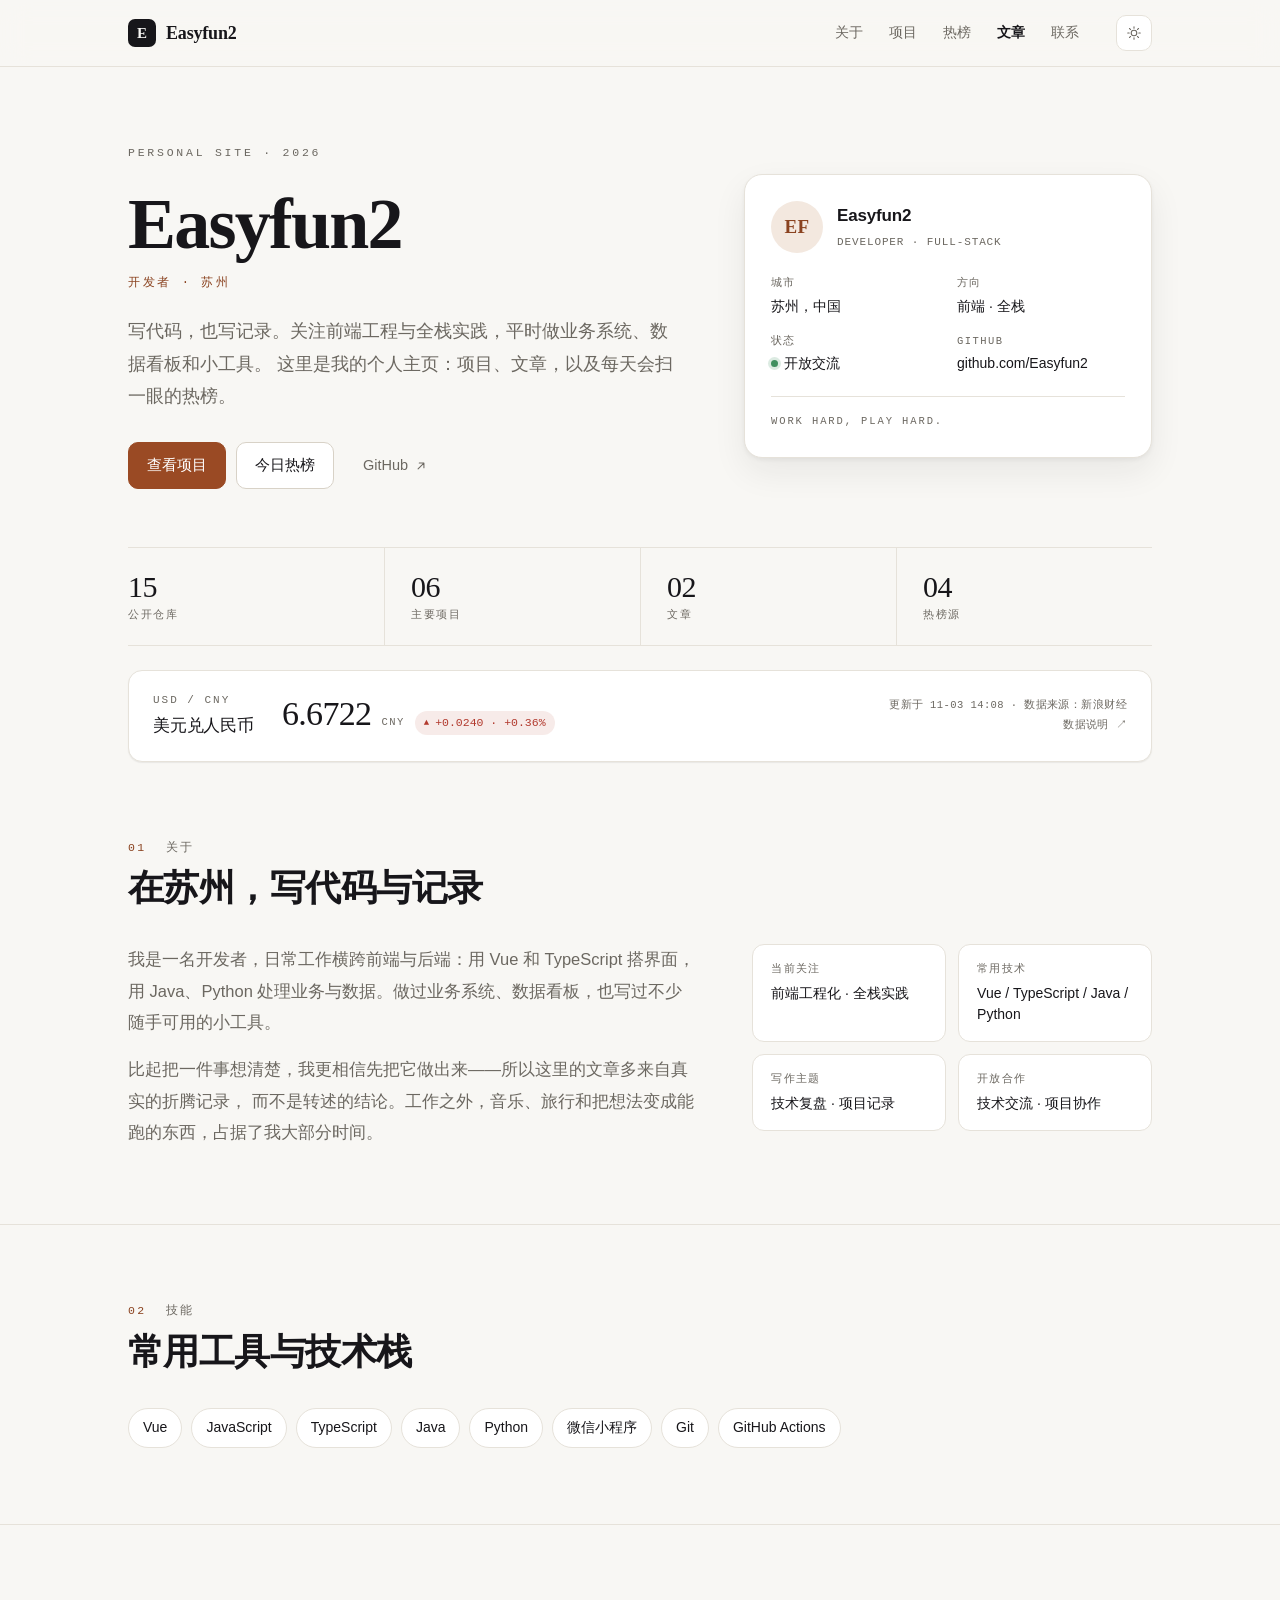
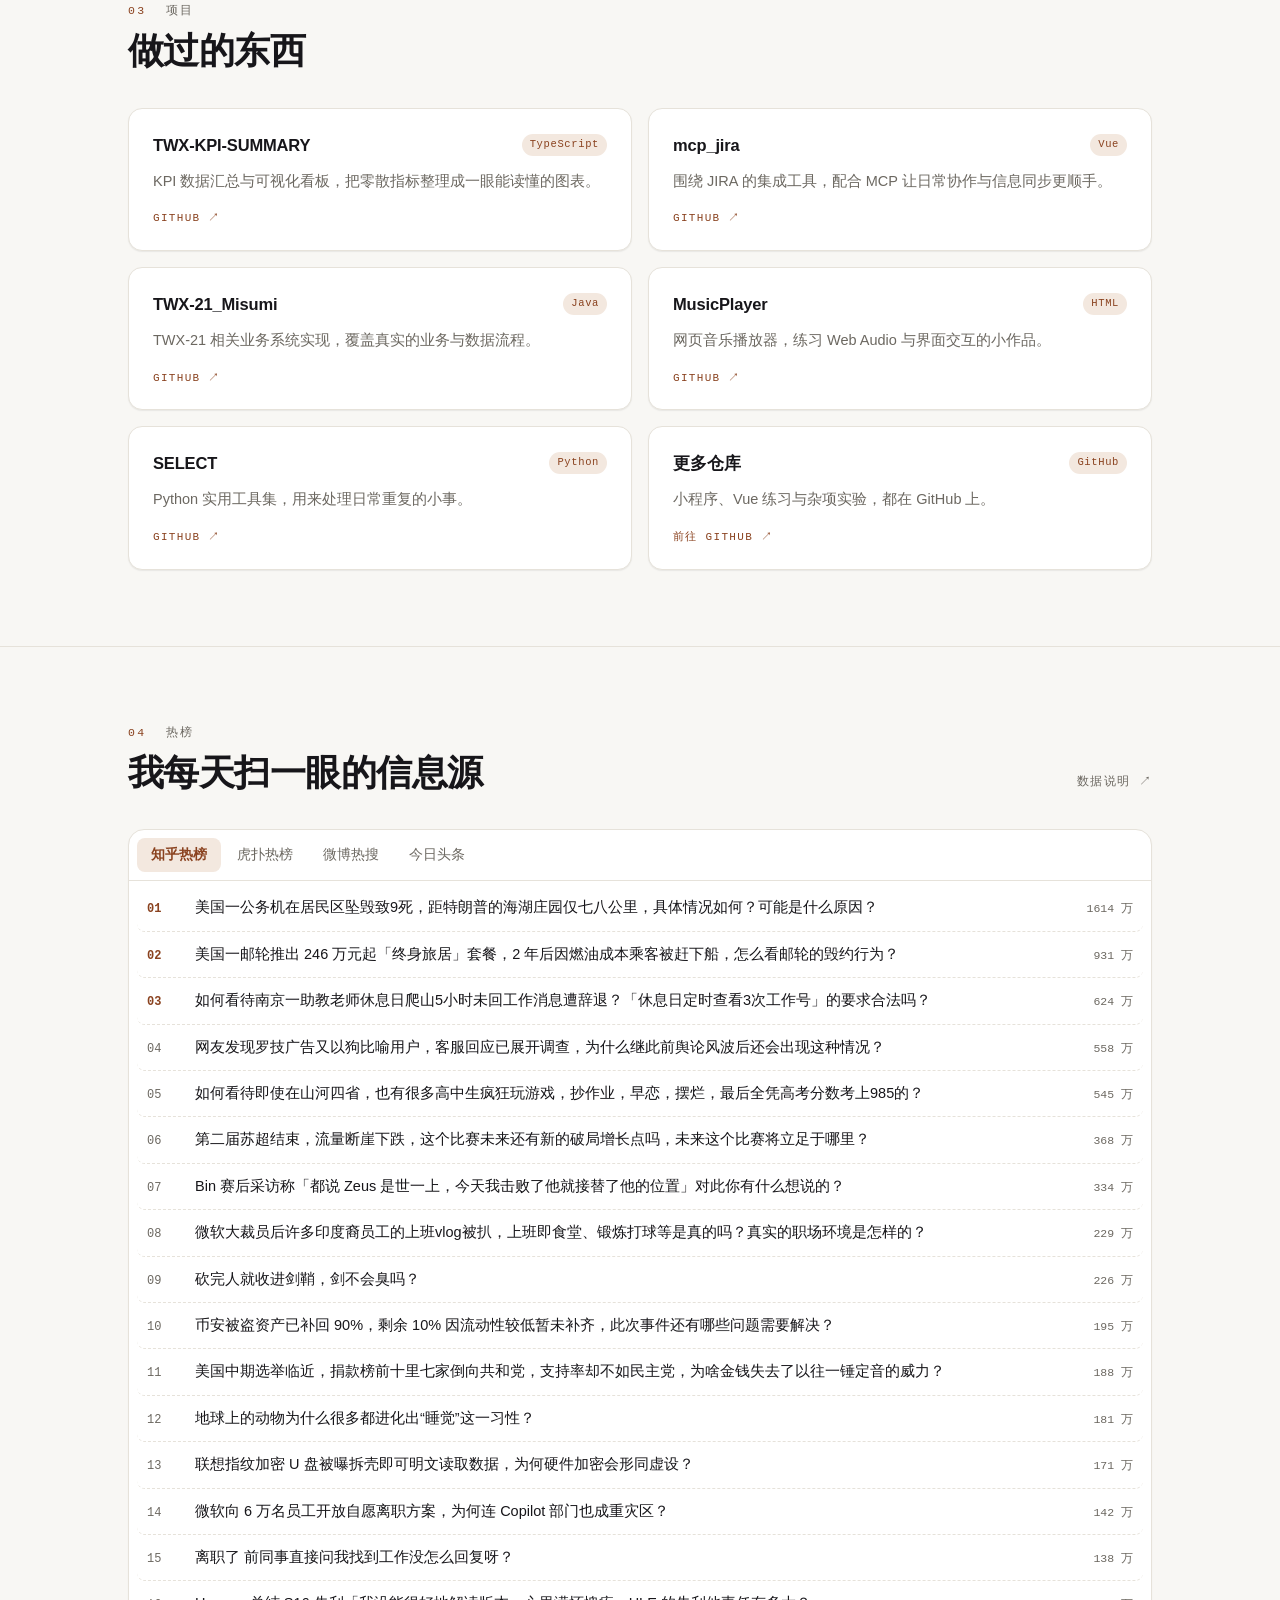
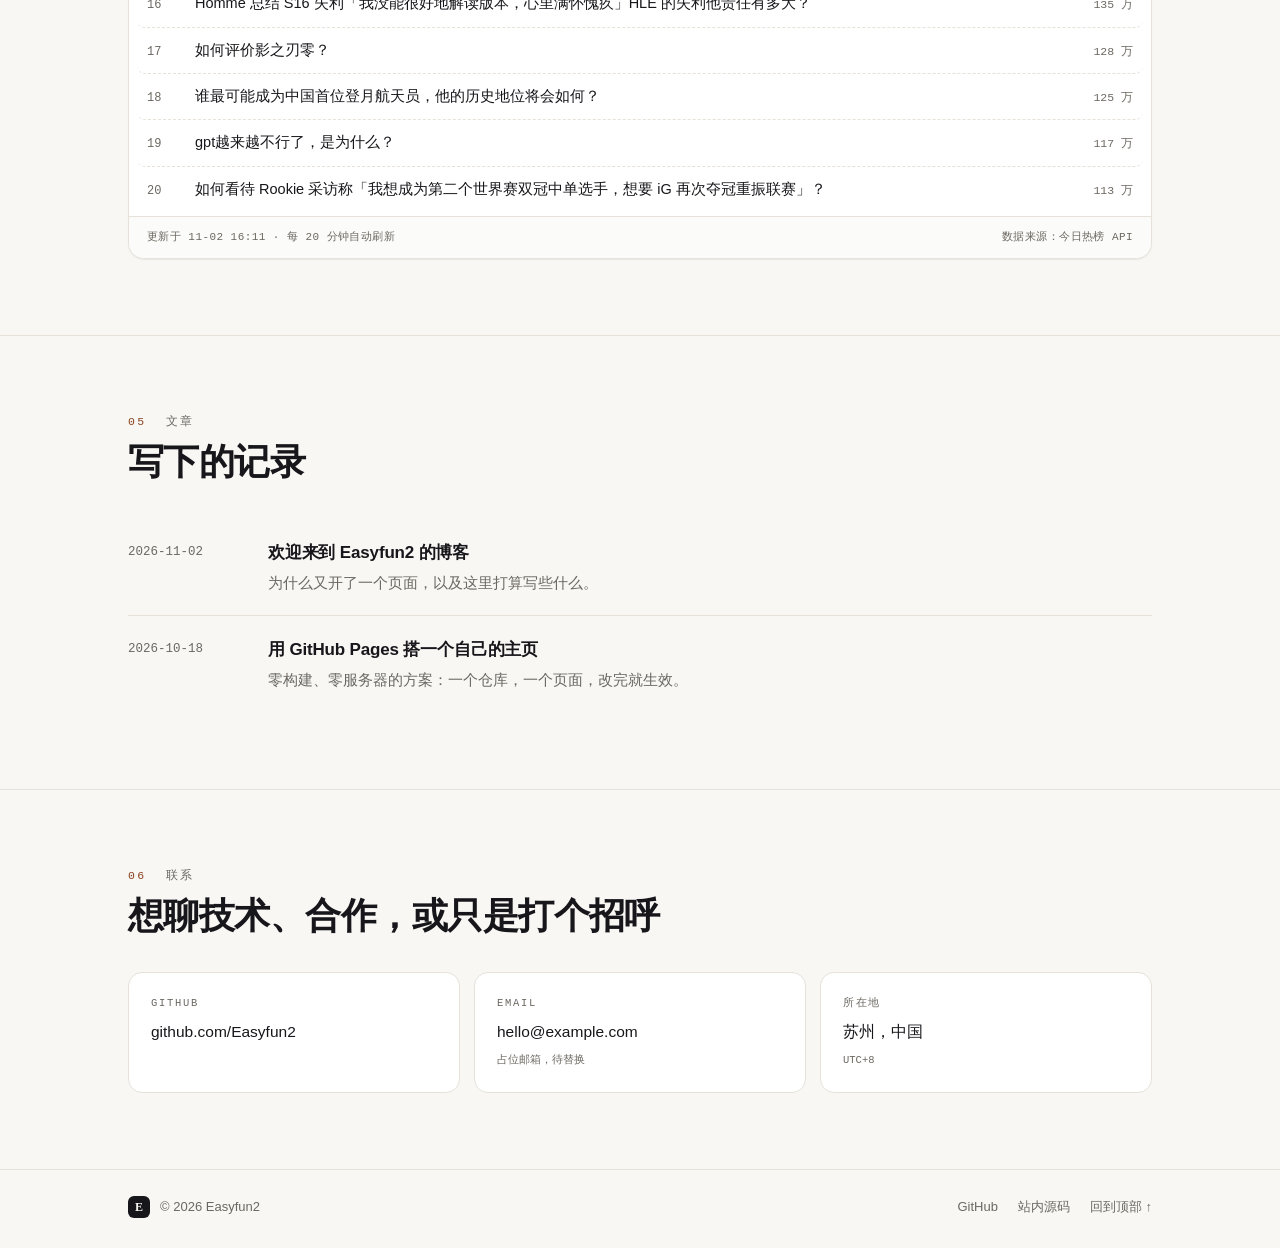
<file: index.html>
<!doctype html>
<html lang="zh-CN">
<head>
  <meta charset="utf-8">
  <meta name="viewport" content="width=device-width, initial-scale=1">
  <title>Easyfun2 · 个人主页</title>
  <meta name="description" content="Easyfun2 的个人主页：前端与全栈开发者，苏州。项目、文章与每日热榜。">
  <link rel="canonical" href="https://easyfun2.github.io/easyfun2-blog/">
  <meta name="theme-color" content="#17161a">

  <!-- Open Graph -->
  <meta property="og:type" content="website">
  <meta property="og:site_name" content="Easyfun2">
  <meta property="og:title" content="Easyfun2 · 个人主页">
  <meta property="og:description" content="前端与全栈开发者，苏州。项目、文章与每日热榜。">
  <meta property="og:url" content="https://easyfun2.github.io/easyfun2-blog/">
  <meta property="og:locale" content="zh_CN">
  <meta property="og:image" content="https://easyfun2.github.io/easyfun2-blog/assets/og-image.png">
  <meta property="og:image:width" content="1200">
  <meta property="og:image:height" content="630">
  <meta name="twitter:card" content="summary_large_image">
  <meta name="twitter:image" content="https://easyfun2.github.io/easyfun2-blog/assets/og-image.png">

  <link rel="icon" href="assets/favicon.svg" type="image/svg+xml">
  <link rel="stylesheet" href="assets/style.css">
  <script type="application/ld+json">
  {
    "@context": "https://schema.org",
    "@type": "Person",
    "name": "Easyfun2",
    "url": "https://easyfun2.github.io/easyfun2-blog/",
    "sameAs": ["https://github.com/Easyfun2"],
    "address": { "@type": "PostalAddress", "addressLocality": "苏州", "addressCountry": "CN" },
    "jobTitle": "Developer"
  }
  </script>
</head>
<body>
  <a class="skip-link" href="#main">跳到主要内容</a>

  <header class="site-header">
    <div class="container header-inner">
      <a class="brand" href="#top" aria-label="Easyfun2 首页">
        <span class="brand-mark" aria-hidden="true">E</span>
        <span class="brand-name">Easyfun2</span>
      </a>

      <nav class="nav" aria-label="主导航">
        <a href="#about" data-section="about">关于</a>
        <a href="#projects" data-section="projects">项目</a>
        <a href="#trending" data-section="trending">热榜</a>
        <a href="#writing" data-section="writing">文章</a>
        <a href="#contact" data-section="contact">联系</a>
      </nav>

      <button class="theme-toggle" type="button" aria-label="切换深浅色主题" aria-pressed="false">
        <svg class="icon-sun" viewBox="0 0 24 24" width="16" height="16" aria-hidden="true"><circle cx="12" cy="12" r="4.2" fill="none" stroke="currentColor" stroke-width="1.6"/><path d="M12 2.6v2.2M12 19.2v2.2M2.6 12h2.2M19.2 12h2.2M5.2 5.2l1.6 1.6M17.2 17.2l1.6 1.6M18.8 5.2l-1.6 1.6M6.8 17.2l-1.6 1.6" stroke="currentColor" stroke-width="1.6" stroke-linecap="round"/></svg>
        <svg class="icon-moon" viewBox="0 0 24 24" width="16" height="16" aria-hidden="true"><path d="M20.5 14.6A8.6 8.6 0 0 1 9.4 3.5a8.6 8.6 0 1 0 11.1 11.1Z" fill="none" stroke="currentColor" stroke-width="1.6" stroke-linejoin="round"/></svg>
      </button>
    </div>
  </header>

  <main id="main">

    <!-- Hero -->
    <section class="hero" id="top">
      <div class="container hero-grid">
        <div class="hero-copy">
          <p class="eyebrow">Personal site · 2026</p>
          <h1>Easyfun2</h1>
          <p class="hero-role">开发者 · 苏州</p>
          <p class="hero-lede">
            写代码，也写记录。关注前端工程与全栈实践，平时做业务系统、数据看板和小工具。
            这里是我的个人主页：项目、文章，以及每天会扫一眼的热榜。
          </p>
          <div class="hero-actions">
            <a class="btn btn-primary" href="#projects">查看项目</a>
            <a class="btn" href="#trending">今日热榜</a>
            <a class="btn btn-quiet" href="https://github.com/Easyfun2">
              GitHub
              <svg viewBox="0 0 24 24" width="14" height="14" aria-hidden="true"><path d="M7 17 17 7M9 7h8v8" fill="none" stroke="currentColor" stroke-width="1.8" stroke-linecap="round" stroke-linejoin="round"/></svg>
            </a>
          </div>
        </div>

        <aside class="profile-card" aria-label="个人信息卡">
          <div class="profile-top">
            <div class="avatar" aria-hidden="true">EF</div>
            <div class="profile-id">
              <strong>Easyfun2</strong>
              <span>Developer · Full-stack</span>
            </div>
          </div>
          <dl class="profile-meta">
            <div><dt>城市</dt><dd>苏州，中国</dd></div>
            <div><dt>方向</dt><dd>前端 · 全栈</dd></div>
            <div><dt>状态</dt><dd><span class="status-dot" aria-hidden="true"></span>开放交流</dd></div>
            <div><dt>GitHub</dt><dd><a href="https://github.com/Easyfun2">github.com/Easyfun2</a></dd></div>
          </dl>
          <p class="profile-note">WORK HARD, PLAY HARD.</p>
        </aside>
      </div>

      <div class="container">
        <dl class="stats">
          <div><dt>公开仓库</dt><dd>15</dd></div>
          <div><dt>主要项目</dt><dd>06</dd></div>
          <div><dt>文章</dt><dd>02</dd></div>
          <div><dt>热榜源</dt><dd>04</dd></div>
        </dl>
      </div>

      <!-- 汇率：数据由 GitHub Actions 定时写入 data/fx.json -->
      <div class="container">
        <div class="fx-card" id="fx" aria-live="polite">
          <div class="fx-id">
            <span class="fx-pair">USD / CNY</span>
            <span class="fx-name">美元兑人民币</span>
          </div>
          <div class="fx-quote">
            <span class="fx-rate" id="fx-rate">—</span>
            <span class="fx-unit">CNY</span>
            <span class="fx-change" id="fx-change" hidden>
              <span class="fx-arrow" id="fx-arrow" aria-hidden="true"></span>
              <span id="fx-change-text"></span>
            </span>
          </div>
          <div class="fx-foot">
            <span class="fx-updated" id="fx-updated">正在获取汇率…</span>
            <a class="fx-source" href="https://github.com/Easyfun2/easyfun2-blog/blob/main/data/fx.json">数据说明 ↗</a>
          </div>
        </div>
      </div>
    </section>

    <!-- About -->
    <section class="section" id="about">
      <div class="container">
        <header class="section-head">
          <p class="section-label"><span>01</span> 关于</p>
          <h2>在苏州，写代码与记录</h2>
        </header>
        <div class="about-grid">
          <div class="about-text">
            <!-- TODO: 换成你自己的经历与介绍 -->
            <p>
              我是一名开发者，日常工作横跨前端与后端：用 Vue 和 TypeScript 搭界面，
              用 Java、Python 处理业务与数据。做过业务系统、数据看板，也写过不少随手可用的小工具。
            </p>
            <p>
              比起把一件事想清楚，我更相信先把它做出来——所以这里的文章多来自真实的折腾记录，
              而不是转述的结论。工作之外，音乐、旅行和把想法变成能跑的东西，占据了我大部分时间。
            </p>
          </div>
          <dl class="facts">
            <div><dt>当前关注</dt><dd>前端工程化 · 全栈实践</dd></div>
            <div><dt>常用技术</dt><dd>Vue / TypeScript / Java / Python</dd></div>
            <div><dt>写作主题</dt><dd>技术复盘 · 项目记录</dd></div>
            <div><dt>开放合作</dt><dd>技术交流 · 项目协作</dd></div>
          </dl>
        </div>
      </div>
    </section>

    <!-- Skills -->
    <section class="section" id="skills">
      <div class="container">
        <header class="section-head">
          <p class="section-label"><span>02</span> 技能</p>
          <h2>常用工具与技术栈</h2>
        </header>
        <ul class="chips">
          <li>Vue</li>
          <li>JavaScript</li>
          <li>TypeScript</li>
          <li>Java</li>
          <li>Python</li>
          <li>微信小程序</li>
          <li>Git</li>
          <li>GitHub Actions</li>
        </ul>
      </div>
    </section>

    <!-- Projects -->
    <section class="section" id="projects">
      <div class="container">
        <header class="section-head">
          <p class="section-label"><span>03</span> 项目</p>
          <h2>做过的东西</h2>
        </header>
        <!-- TODO: 换成你最想展示的项目 -->
        <div class="projects">
          <a class="project" href="https://github.com/Easyfun2/TWX-KPI-SUMMARY">
            <span class="project-head">
              <span class="project-name">TWX-KPI-SUMMARY</span>
              <span class="tag">TypeScript</span>
            </span>
            <span class="project-desc">KPI 数据汇总与可视化看板，把零散指标整理成一眼能读懂的图表。</span>
            <span class="project-foot">GitHub <span aria-hidden="true">↗</span></span>
          </a>
          <a class="project" href="https://github.com/Easyfun2/mcp_jira">
            <span class="project-head">
              <span class="project-name">mcp_jira</span>
              <span class="tag">Vue</span>
            </span>
            <span class="project-desc">围绕 JIRA 的集成工具，配合 MCP 让日常协作与信息同步更顺手。</span>
            <span class="project-foot">GitHub <span aria-hidden="true">↗</span></span>
          </a>
          <a class="project" href="https://github.com/Easyfun2/TWX-21_Misumi">
            <span class="project-head">
              <span class="project-name">TWX-21_Misumi</span>
              <span class="tag">Java</span>
            </span>
            <span class="project-desc">TWX-21 相关业务系统实现，覆盖真实的业务与数据流程。</span>
            <span class="project-foot">GitHub <span aria-hidden="true">↗</span></span>
          </a>
          <a class="project" href="https://github.com/Easyfun2/MusicPlayer">
            <span class="project-head">
              <span class="project-name">MusicPlayer</span>
              <span class="tag">HTML</span>
            </span>
            <span class="project-desc">网页音乐播放器，练习 Web Audio 与界面交互的小作品。</span>
            <span class="project-foot">GitHub <span aria-hidden="true">↗</span></span>
          </a>
          <a class="project" href="https://github.com/Easyfun2/SELECT">
            <span class="project-head">
              <span class="project-name">SELECT</span>
              <span class="tag">Python</span>
            </span>
            <span class="project-desc">Python 实用工具集，用来处理日常重复的小事。</span>
            <span class="project-foot">GitHub <span aria-hidden="true">↗</span></span>
          </a>
          <a class="project" href="https://github.com/Easyfun2?tab=repositories">
            <span class="project-head">
              <span class="project-name">更多仓库</span>
              <span class="tag">GitHub</span>
            </span>
            <span class="project-desc">小程序、Vue 练习与杂项实验，都在 GitHub 上。</span>
            <span class="project-foot">前往 GitHub <span aria-hidden="true">↗</span></span>
          </a>
        </div>
      </div>
    </section>

    <!-- Trending -->
    <section class="section" id="trending">
      <div class="container">
        <header class="section-head section-head-row">
          <div>
            <p class="section-label"><span>04</span> 热榜</p>
            <h2>我每天扫一眼的信息源</h2>
          </div>
          <a class="source-link" href="https://github.com/Easyfun2/easyfun2-blog/blob/main/data/hot.json">数据说明 ↗</a>
        </header>

        <div class="trending-card">
          <div class="tabs" role="tablist" aria-label="热榜来源">
            <button class="tab is-active" role="tab" aria-selected="true" data-source="zhihu" id="tab-zhihu" aria-controls="trending-panel">知乎热榜</button>
            <button class="tab" role="tab" aria-selected="false" data-source="hupu" id="tab-hupu" aria-controls="trending-panel">虎扑热榜</button>
            <button class="tab" role="tab" aria-selected="false" data-source="weibo" id="tab-weibo" aria-controls="trending-panel">微博热搜</button>
            <button class="tab" role="tab" aria-selected="false" data-source="toutiao" id="tab-toutiao" aria-controls="trending-panel">今日头条</button>
          </div>

          <div class="trending-panel" id="trending-panel" role="tabpanel" aria-labelledby="tab-zhihu" aria-live="polite">
            <ol class="trending-list" id="trending-list">
              <li class="skeleton-row"><span class="skeleton rank"></span><span class="skeleton line"></span><span class="skeleton heat"></span></li>
              <li class="skeleton-row"><span class="skeleton rank"></span><span class="skeleton line"></span><span class="skeleton heat"></span></li>
              <li class="skeleton-row"><span class="skeleton rank"></span><span class="skeleton line"></span><span class="skeleton heat"></span></li>
              <li class="skeleton-row"><span class="skeleton rank"></span><span class="skeleton line"></span><span class="skeleton heat"></span></li>
              <li class="skeleton-row"><span class="skeleton rank"></span><span class="skeleton line"></span><span class="skeleton heat"></span></li>
            </ol>
          </div>

          <footer class="trending-foot">
            <span id="trending-updated">正在获取数据…</span>
            <span class="trending-source">数据来源：今日热榜 API</span>
          </footer>
        </div>
      </div>
    </section>

    <!-- Writing -->
    <section class="section" id="writing">
      <div class="container">
        <header class="section-head">
          <p class="section-label"><span>05</span> 文章</p>
          <h2>写下的记录</h2>
        </header>
        <ul class="posts">
          <li>
            <a href="posts/hello-world.html">
              <time datetime="2026-11-02">2026-11-02</time>
              <span class="post-main">
                <span class="post-title">欢迎来到 Easyfun2 的博客</span>
                <span class="post-desc">为什么又开了一个页面，以及这里打算写些什么。</span>
              </span>
              <span class="post-arrow" aria-hidden="true">→</span>
            </a>
          </li>
          <li>
            <a href="posts/build-with-github-pages.html">
              <time datetime="2026-10-18">2026-10-18</time>
              <span class="post-main">
                <span class="post-title">用 GitHub Pages 搭一个自己的主页</span>
                <span class="post-desc">零构建、零服务器的方案：一个仓库，一个页面，改完就生效。</span>
              </span>
              <span class="post-arrow" aria-hidden="true">→</span>
            </a>
          </li>
        </ul>
      </div>
    </section>

    <!-- Contact -->
    <section class="section" id="contact">
      <div class="container">
        <header class="section-head">
          <p class="section-label"><span>06</span> 联系</p>
          <h2>想聊技术、合作，或只是打个招呼</h2>
        </header>
        <div class="contact-grid">
          <a class="contact-card" href="https://github.com/Easyfun2">
            <span class="contact-label">GitHub</span>
            <span class="contact-value">github.com/Easyfun2</span>
          </a>
          <a class="contact-card" href="mailto:hello@example.com">
            <span class="contact-label">Email</span>
            <span class="contact-value">hello@example.com</span>
            <span class="contact-hint">占位邮箱，待替换</span>
          </a>
          <div class="contact-card contact-card-static">
            <span class="contact-label">所在地</span>
            <span class="contact-value">苏州，中国</span>
            <span class="contact-hint">UTC+8</span>
          </div>
        </div>
      </div>
    </section>
  </main>

  <footer class="site-footer">
    <div class="container footer-inner">
      <div class="footer-brand">
        <span class="brand-mark" aria-hidden="true">E</span>
        <span>© <span id="year">2026</span> Easyfun2</span>
      </div>
      <nav class="footer-nav" aria-label="页脚导航">
        <a href="https://github.com/Easyfun2">GitHub</a>
        <a href="https://github.com/Easyfun2/easyfun2-blog">站内源码</a>
        <a href="#top">回到顶部 ↑</a>
      </nav>
    </div>
  </footer>

  <script src="assets/main.js"></script>
</body>
</html>
</file>
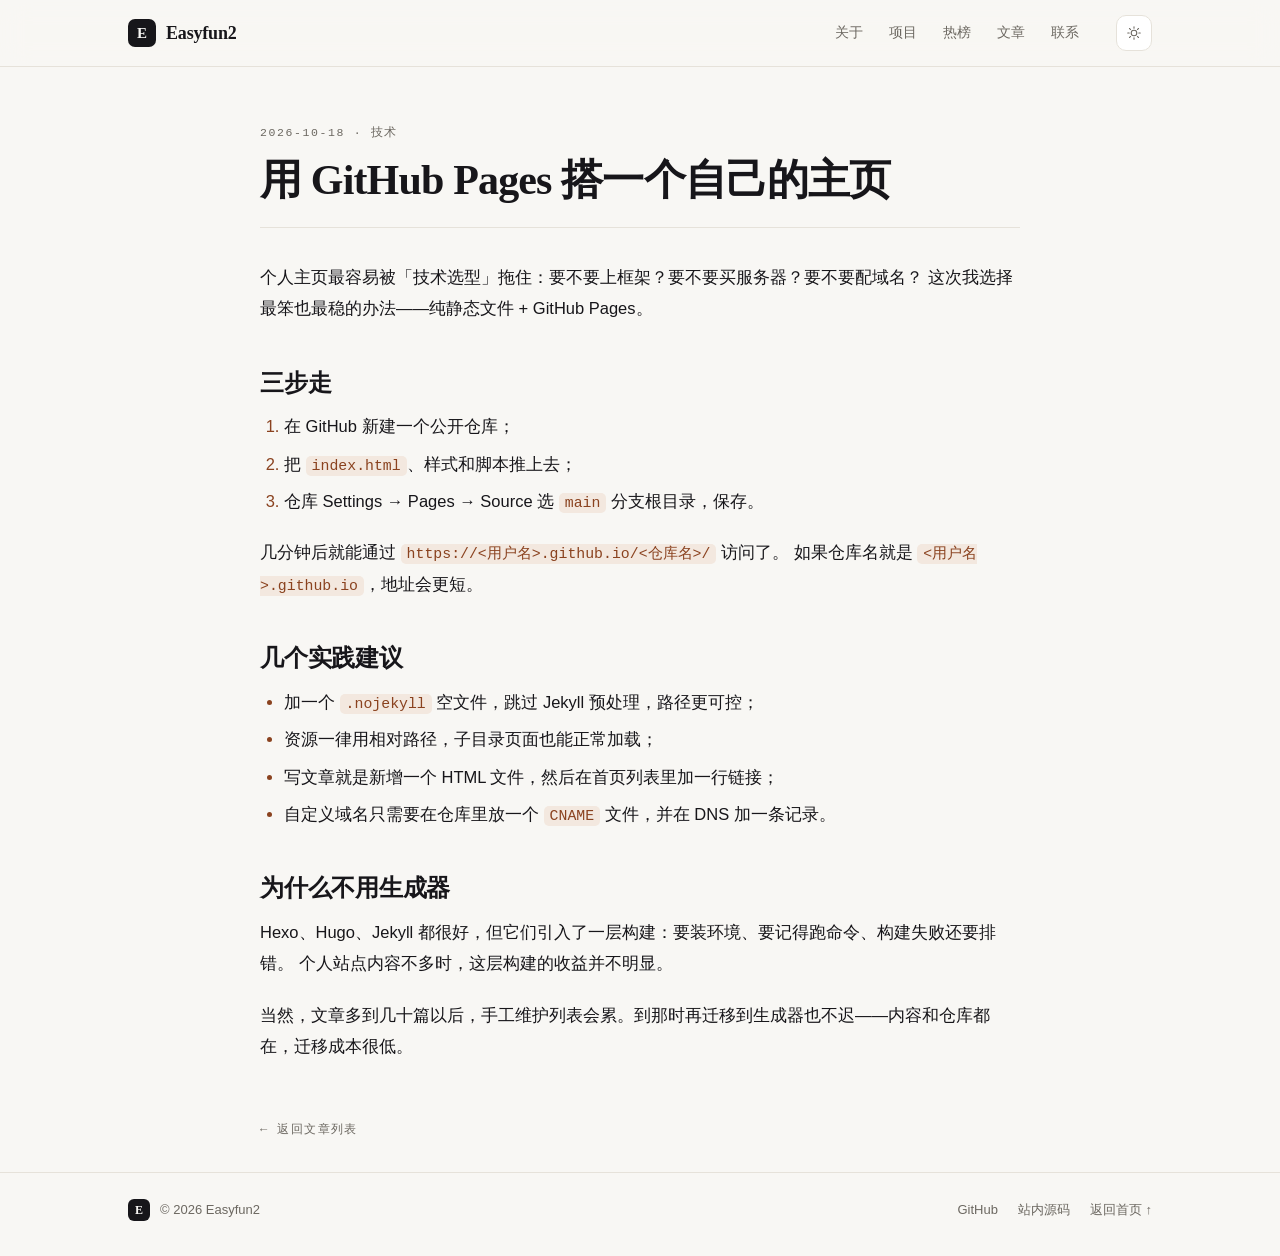
<file: posts/build-with-github-pages.html>
<!doctype html>
<html lang="zh-CN">
<head>
  <meta charset="utf-8">
  <meta name="viewport" content="width=device-width, initial-scale=1">
  <title>用 GitHub Pages 搭一个自己的主页 · Easyfun2</title>
  <meta name="description" content="零构建、零服务器的方案：一个仓库，一个页面，改完就生效。">
  <link rel="canonical" href="https://easyfun2.github.io/easyfun2-blog/posts/build-with-github-pages.html">
  <meta name="theme-color" content="#17161a">
  <meta property="og:type" content="article">
  <meta property="og:title" content="用 GitHub Pages 搭一个自己的主页">
  <meta property="og:description" content="零构建、零服务器的方案：一个仓库，一个页面，改完就生效。">
  <meta property="og:image" content="https://easyfun2.github.io/easyfun2-blog/assets/og-image.png">
  <meta name="twitter:card" content="summary_large_image">
  <link rel="icon" href="../assets/favicon.svg" type="image/svg+xml">
  <link rel="stylesheet" href="../assets/style.css">
</head>
<body>
  <header class="site-header">
    <div class="container header-inner">
      <a class="brand" href="../index.html" aria-label="Easyfun2 首页">
        <span class="brand-mark" aria-hidden="true">E</span>
        <span class="brand-name">Easyfun2</span>
      </a>
      <nav class="nav" aria-label="主导航">
        <a href="../index.html#about">关于</a>
        <a href="../index.html#projects">项目</a>
        <a href="../index.html#trending">热榜</a>
        <a href="../index.html#writing">文章</a>
        <a href="../index.html#contact">联系</a>
      </nav>
      <button class="theme-toggle" type="button" aria-label="切换深浅色主题" aria-pressed="false">
        <svg class="icon-sun" viewBox="0 0 24 24" width="16" height="16" aria-hidden="true"><circle cx="12" cy="12" r="4.2" fill="none" stroke="currentColor" stroke-width="1.6"/><path d="M12 2.6v2.2M12 19.2v2.2M2.6 12h2.2M19.2 12h2.2M5.2 5.2l1.6 1.6M17.2 17.2l1.6 1.6M18.8 5.2l-1.6 1.6M6.8 17.2l-1.6 1.6" stroke="currentColor" stroke-width="1.6" stroke-linecap="round"/></svg>
        <svg class="icon-moon" viewBox="0 0 24 24" width="16" height="16" aria-hidden="true"><path d="M20.5 14.6A8.6 8.6 0 0 1 9.4 3.5a8.6 8.6 0 1 0 11.1 11.1Z" fill="none" stroke="currentColor" stroke-width="1.6" stroke-linejoin="round"/></svg>
      </button>
    </div>
  </header>

  <main class="container">
    <article class="article">
      <header class="article-header">
        <p class="article-meta"><time datetime="2026-10-18">2026-10-18</time> · 技术</p>
        <h1>用 GitHub Pages 搭一个自己的主页</h1>
      </header>
      <div class="article-body">
        <p>
          个人主页最容易被「技术选型」拖住：要不要上框架？要不要买服务器？要不要配域名？
          这次我选择最笨也最稳的办法——纯静态文件 + GitHub Pages。
        </p>
        <h2>三步走</h2>
        <ol>
          <li>在 GitHub 新建一个公开仓库；</li>
          <li>把 <code>index.html</code>、样式和脚本推上去；</li>
          <li>仓库 Settings → Pages → Source 选 <code>main</code> 分支根目录，保存。</li>
        </ol>
        <p>
          几分钟后就能通过 <code>https://&lt;用户名&gt;.github.io/&lt;仓库名&gt;/</code> 访问了。
          如果仓库名就是 <code>&lt;用户名&gt;.github.io</code>，地址会更短。
        </p>
        <h2>几个实践建议</h2>
        <ul>
          <li>加一个 <code>.nojekyll</code> 空文件，跳过 Jekyll 预处理，路径更可控；</li>
          <li>资源一律用相对路径，子目录页面也能正常加载；</li>
          <li>写文章就是新增一个 HTML 文件，然后在首页列表里加一行链接；</li>
          <li>自定义域名只需要在仓库里放一个 <code>CNAME</code> 文件，并在 DNS 加一条记录。</li>
        </ul>
        <h2>为什么不用生成器</h2>
        <p>
          Hexo、Hugo、Jekyll 都很好，但它们引入了一层构建：要装环境、要记得跑命令、构建失败还要排错。
          个人站点内容不多时，这层构建的收益并不明显。
        </p>
        <p>
          当然，文章多到几十篇以后，手工维护列表会累。到那时再迁移到生成器也不迟——内容和仓库都在，迁移成本很低。
        </p>
      </div>
      <a class="back-link" href="../index.html#writing">← 返回文章列表</a>
    </article>
  </main>

  <footer class="site-footer">
    <div class="container footer-inner">
      <div class="footer-brand">
        <span class="brand-mark" aria-hidden="true">E</span>
        <span>© <span id="year">2026</span> Easyfun2</span>
      </div>
      <nav class="footer-nav" aria-label="页脚导航">
        <a href="https://github.com/Easyfun2">GitHub</a>
        <a href="https://github.com/Easyfun2/easyfun2-blog">站内源码</a>
        <a href="../index.html">返回首页 ↑</a>
      </nav>
    </div>
  </footer>

  <script src="../assets/main.js"></script>
</body>
</html>
</file>
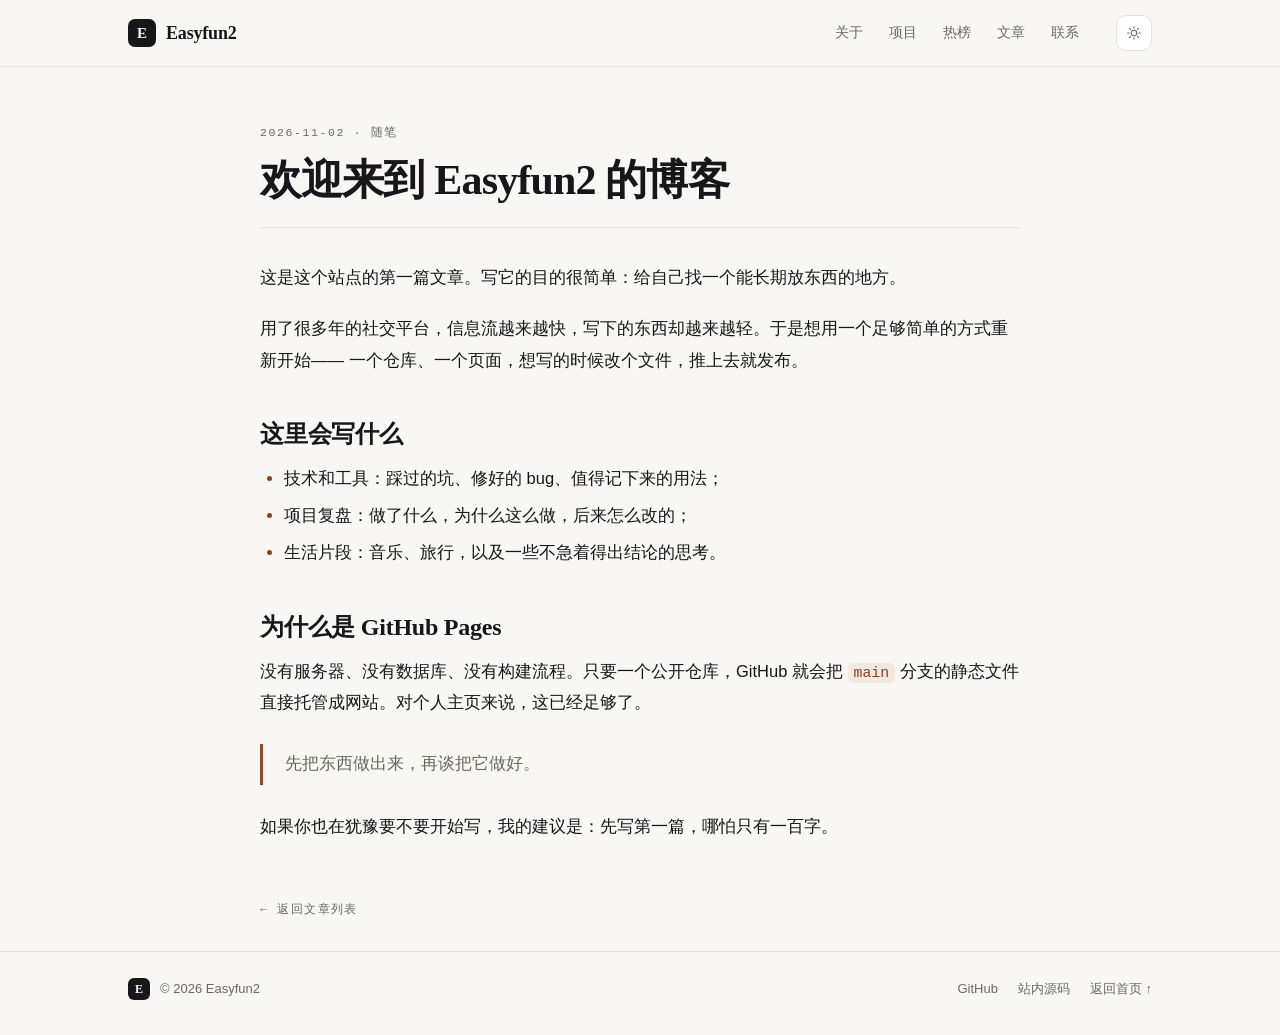
<file: posts/hello-world.html>
<!doctype html>
<html lang="zh-CN">
<head>
  <meta charset="utf-8">
  <meta name="viewport" content="width=device-width, initial-scale=1">
  <title>欢迎来到 Easyfun2 的博客 · Easyfun2</title>
  <meta name="description" content="为什么又开了一个页面，以及这里打算写些什么。">
  <link rel="canonical" href="https://easyfun2.github.io/easyfun2-blog/posts/hello-world.html">
  <meta name="theme-color" content="#17161a">
  <meta property="og:type" content="article">
  <meta property="og:title" content="欢迎来到 Easyfun2 的博客">
  <meta property="og:description" content="为什么又开了一个页面，以及这里打算写些什么。">
  <meta property="og:image" content="https://easyfun2.github.io/easyfun2-blog/assets/og-image.png">
  <meta name="twitter:card" content="summary_large_image">
  <link rel="icon" href="../assets/favicon.svg" type="image/svg+xml">
  <link rel="stylesheet" href="../assets/style.css">
</head>
<body>
  <header class="site-header">
    <div class="container header-inner">
      <a class="brand" href="../index.html" aria-label="Easyfun2 首页">
        <span class="brand-mark" aria-hidden="true">E</span>
        <span class="brand-name">Easyfun2</span>
      </a>
      <nav class="nav" aria-label="主导航">
        <a href="../index.html#about">关于</a>
        <a href="../index.html#projects">项目</a>
        <a href="../index.html#trending">热榜</a>
        <a href="../index.html#writing">文章</a>
        <a href="../index.html#contact">联系</a>
      </nav>
      <button class="theme-toggle" type="button" aria-label="切换深浅色主题" aria-pressed="false">
        <svg class="icon-sun" viewBox="0 0 24 24" width="16" height="16" aria-hidden="true"><circle cx="12" cy="12" r="4.2" fill="none" stroke="currentColor" stroke-width="1.6"/><path d="M12 2.6v2.2M12 19.2v2.2M2.6 12h2.2M19.2 12h2.2M5.2 5.2l1.6 1.6M17.2 17.2l1.6 1.6M18.8 5.2l-1.6 1.6M6.8 17.2l-1.6 1.6" stroke="currentColor" stroke-width="1.6" stroke-linecap="round"/></svg>
        <svg class="icon-moon" viewBox="0 0 24 24" width="16" height="16" aria-hidden="true"><path d="M20.5 14.6A8.6 8.6 0 0 1 9.4 3.5a8.6 8.6 0 1 0 11.1 11.1Z" fill="none" stroke="currentColor" stroke-width="1.6" stroke-linejoin="round"/></svg>
      </button>
    </div>
  </header>

  <main class="container">
    <article class="article">
      <header class="article-header">
        <p class="article-meta"><time datetime="2026-11-02">2026-11-02</time> · 随笔</p>
        <h1>欢迎来到 Easyfun2 的博客</h1>
      </header>
      <div class="article-body">
        <p>这是这个站点的第一篇文章。写它的目的很简单：给自己找一个能长期放东西的地方。</p>
        <p>
          用了很多年的社交平台，信息流越来越快，写下的东西却越来越轻。于是想用一个足够简单的方式重新开始——
          一个仓库、一个页面，想写的时候改个文件，推上去就发布。
        </p>
        <h2>这里会写什么</h2>
        <ul>
          <li>技术和工具：踩过的坑、修好的 bug、值得记下来的用法；</li>
          <li>项目复盘：做了什么，为什么这么做，后来怎么改的；</li>
          <li>生活片段：音乐、旅行，以及一些不急着得出结论的思考。</li>
        </ul>
        <h2>为什么是 GitHub Pages</h2>
        <p>
          没有服务器、没有数据库、没有构建流程。只要一个公开仓库，GitHub 就会把 <code>main</code>
          分支的静态文件直接托管成网站。对个人主页来说，这已经足够了。
        </p>
        <blockquote>先把东西做出来，再谈把它做好。</blockquote>
        <p>如果你也在犹豫要不要开始写，我的建议是：先写第一篇，哪怕只有一百字。</p>
      </div>
      <a class="back-link" href="../index.html#writing">← 返回文章列表</a>
    </article>
  </main>

  <footer class="site-footer">
    <div class="container footer-inner">
      <div class="footer-brand">
        <span class="brand-mark" aria-hidden="true">E</span>
        <span>© <span id="year">2026</span> Easyfun2</span>
      </div>
      <nav class="footer-nav" aria-label="页脚导航">
        <a href="https://github.com/Easyfun2">GitHub</a>
        <a href="https://github.com/Easyfun2/easyfun2-blog">站内源码</a>
        <a href="../index.html">返回首页 ↑</a>
      </nav>
    </div>
  </footer>

  <script src="../assets/main.js"></script>
</body>
</html>
</file>
<file: assets/style.css>
/* ==========================================================================
   Easyfun2 · personal site
   改主题色只需要动 :root 里的变量；布局变量在 :root 里也能统一调。
   ========================================================================== */

:root {
  --bg: #f8f7f4;
  --surface: #ffffff;
  --ink: #17161a;
  --muted: #6c6861;
  --line: #e6e2da;
  --line-strong: #d8d2c7;
  --accent: #9a4a24;
  --accent-text: #8a421f;
  --accent-weak: #f3e8df;
  --ok: #3f8f5f;
  --up: #b23a2e;
  --down: #2f7d52;

  --shadow-sm: 0 1px 2px rgba(23, 22, 26, .04), 0 1px 1px rgba(23, 22, 26, .03);
  --shadow-md: 0 2px 4px rgba(23, 22, 26, .05), 0 14px 34px rgba(23, 22, 26, .07);

  --serif: "Noto Serif SC", "Source Han Serif SC", Georgia, "Songti SC", "SimSun", serif;
  --sans: -apple-system, BlinkMacSystemFont, "Segoe UI", "PingFang SC", "Hiragino Sans GB", "Microsoft YaHei", sans-serif;
  --mono: ui-monospace, SFMono-Regular, "SF Mono", Menlo, Consolas, monospace;

  --max: 1080px;
  --gutter: 28px;
  color-scheme: light;
}

html[data-theme="dark"] {
  --bg: #111110;
  --surface: #191816;
  --ink: #f1ede5;
  --muted: #a39c90;
  --line: #2a2721;
  --line-strong: #3a352c;
  --accent: #dda06f;
  --accent-text: #e7b48c;
  --accent-weak: #2a2119;
  --up: #e08474;
  --down: #7cc79a;
  --shadow-sm: 0 1px 2px rgba(0, 0, 0, .3);
  --shadow-md: 0 2px 6px rgba(0, 0, 0, .35), 0 18px 40px rgba(0, 0, 0, .4);
  color-scheme: dark;
}

* { box-sizing: border-box; }

html {
  scroll-behavior: smooth;
  scroll-padding-top: 84px;
}

body {
  margin: 0;
  background: var(--bg);
  color: var(--ink);
  font-family: var(--sans);
  font-size: 16px;
  line-height: 1.7;
  -webkit-font-smoothing: antialiased;
  text-rendering: optimizeLegibility;
}

::selection { background: var(--accent); color: var(--bg); }

a { color: var(--accent-text); text-decoration: none; }
a:hover { text-decoration: underline; text-underline-offset: 3px; }

h1, h2, h3 { font-family: var(--serif); font-weight: 600; line-height: 1.2; }
p { margin: 0 0 16px; }

:focus-visible {
  outline: 2px solid var(--accent);
  outline-offset: 3px;
  border-radius: 2px;
}

.container {
  width: 100%;
  max-width: var(--max);
  margin: 0 auto;
  padding: 0 var(--gutter);
}

.skip-link {
  position: absolute;
  left: -9999px;
  top: 0;
  background: var(--ink);
  color: var(--bg);
  padding: 9px 16px;
  border-radius: 0 0 8px 0;
  z-index: 20;
}
.skip-link:focus { left: 0; }

/* ---------- header ---------- */

.site-header {
  position: sticky;
  top: 0;
  z-index: 10;
  background: color-mix(in srgb, var(--bg) 86%, transparent);
  backdrop-filter: saturate(1.6) blur(14px);
  border-bottom: 1px solid var(--line);
}

.header-inner {
  display: flex;
  align-items: center;
  gap: 26px;
  min-height: 66px;
}

.brand {
  display: inline-flex;
  align-items: center;
  gap: 10px;
  color: var(--ink);
  font-family: var(--serif);
  font-size: 18px;
  font-weight: 700;
  letter-spacing: -.01em;
}
.brand:hover { text-decoration: none; }

.brand-mark {
  display: inline-grid;
  place-items: center;
  width: 28px;
  height: 28px;
  border-radius: 7px;
  background: var(--ink);
  color: var(--bg);
  font-family: var(--serif);
  font-size: 15px;
  font-weight: 700;
  line-height: 1;
}

.nav {
  display: flex;
  gap: 4px;
  margin-left: auto;
}
.nav a {
  padding: 7px 11px;
  border-radius: 8px;
  color: var(--muted);
  font-size: 14px;
  transition: color .15s ease, background-color .15s ease;
}
.nav a:hover { color: var(--ink); background: var(--accent-weak); text-decoration: none; }
.nav a.is-active { color: var(--ink); font-weight: 600; }

.theme-toggle {
  display: inline-grid;
  place-items: center;
  width: 36px;
  height: 36px;
  border: 1px solid var(--line);
  border-radius: 10px;
  background: var(--surface);
  color: var(--muted);
  cursor: pointer;
  transition: color .15s ease, border-color .15s ease;
}
.theme-toggle:hover { color: var(--accent-text); border-color: var(--line-strong); }

html[data-theme="dark"] .icon-sun { display: none; }
html:not([data-theme="dark"]) .icon-moon { display: none; }

/* ---------- hero ---------- */

.hero { padding: 76px 0 0; }

.hero-grid {
  display: grid;
  grid-template-columns: minmax(0, 1.15fr) minmax(0, .85fr);
  gap: 64px;
  align-items: center;
}

.eyebrow {
  margin: 0 0 18px;
  font-family: var(--mono);
  font-size: 11.5px;
  letter-spacing: .24em;
  text-transform: uppercase;
  color: var(--muted);
}

.hero h1 {
  margin: 0 0 6px;
  font-size: clamp(46px, 7vw, 72px);
  letter-spacing: -.025em;
}

.hero-role {
  margin: 0 0 22px;
  font-family: var(--mono);
  font-size: 12px;
  letter-spacing: .22em;
  text-transform: uppercase;
  color: var(--accent-text);
}

.hero-lede {
  max-width: 34em;
  margin: 0 0 30px;
  font-size: 17.5px;
  line-height: 1.85;
  color: var(--muted);
}

.hero-actions { display: flex; flex-wrap: wrap; gap: 10px; }

.btn {
  display: inline-flex;
  align-items: center;
  gap: 6px;
  padding: 10px 18px;
  border: 1px solid var(--line-strong);
  border-radius: 10px;
  background: var(--surface);
  color: var(--ink);
  font-size: 14.5px;
  transition: transform .15s ease, border-color .15s ease, color .15s ease, background-color .15s ease;
}
.btn:hover {
  text-decoration: none;
  transform: translateY(-1px);
  border-color: var(--accent);
  color: var(--accent-text);
}
.btn-primary {
  background: var(--accent);
  border-color: var(--accent);
  color: #fff;
}
html[data-theme="dark"] .btn-primary { color: #17130f; }
.btn-primary:hover { background: var(--accent); color: #fff; filter: brightness(1.05); }
html[data-theme="dark"] .btn-primary:hover { color: #17130f; }
.btn-quiet { border-color: transparent; background: transparent; color: var(--muted); }
.btn-quiet:hover { color: var(--accent-text); background: var(--accent-weak); }

/* profile card */

.profile-card {
  padding: 26px;
  border: 1px solid var(--line);
  border-radius: 18px;
  background: var(--surface);
  box-shadow: var(--shadow-md);
}

.profile-top { display: flex; align-items: center; gap: 14px; margin-bottom: 22px; }

.avatar {
  display: grid;
  place-items: center;
  width: 52px;
  height: 52px;
  flex: none;
  border-radius: 50%;
  background: var(--accent-weak);
  color: var(--accent-text);
  font-family: var(--serif);
  font-size: 19px;
  font-weight: 700;
  letter-spacing: .02em;
}

.profile-id { display: flex; flex-direction: column; gap: 2px; }
.profile-id strong { font-size: 17px; letter-spacing: -.01em; }
.profile-id span {
  font-family: var(--mono);
  font-size: 11px;
  letter-spacing: .08em;
  text-transform: uppercase;
  color: var(--muted);
}

.profile-meta {
  display: grid;
  grid-template-columns: 1fr 1fr;
  gap: 14px 18px;
  margin: 0 0 20px;
  padding: 0;
}
.profile-meta > div { display: flex; flex-direction: column; gap: 2px; }
.profile-meta dt {
  font-family: var(--mono);
  font-size: 10.5px;
  letter-spacing: .14em;
  text-transform: uppercase;
  color: var(--muted);
}
.profile-meta dd { margin: 0; font-size: 14px; }
.profile-meta a { color: var(--ink); }
.profile-meta a:hover { color: var(--accent-text); }

.status-dot {
  display: inline-block;
  width: 7px;
  height: 7px;
  margin-right: 6px;
  border-radius: 50%;
  background: var(--ok);
  box-shadow: 0 0 0 3px color-mix(in srgb, var(--ok) 18%, transparent);
  vertical-align: 1px;
}

.profile-note {
  margin: 0;
  padding-top: 16px;
  border-top: 1px solid var(--line);
  font-family: var(--mono);
  font-size: 10.5px;
  letter-spacing: .18em;
  color: var(--muted);
}

/* stats */

.stats {
  display: grid;
  grid-template-columns: repeat(4, 1fr);
  margin: 58px 0 0;
  padding: 0;
  border-top: 1px solid var(--line);
  border-bottom: 1px solid var(--line);
}
.stats > div {
  display: flex;
  flex-direction: column;
  gap: 4px;
  padding: 22px 0 20px;
}
.stats > div + div { padding-left: 26px; border-left: 1px solid var(--line); }
.stats dt {
  order: 2;
  font-family: var(--mono);
  font-size: 10.5px;
  letter-spacing: .16em;
  text-transform: uppercase;
  color: var(--muted);
}
.stats dd {
  order: 1;
  margin: 0;
  font-family: var(--serif);
  font-size: 30px;
  line-height: 1.1;
  letter-spacing: -.02em;
}

/* fx (美元/人民币汇率) */

.fx-card {
  display: grid;
  grid-template-columns: auto minmax(0, 1fr) auto;
  align-items: center;
  gap: 14px 28px;
  margin-top: 24px;
  padding: 20px 24px;
  border: 1px solid var(--line);
  border-radius: 14px;
  background: var(--surface);
  box-shadow: var(--shadow-sm);
}

.fx-id { display: flex; flex-direction: column; gap: 2px; }
.fx-pair {
  font-family: var(--mono);
  font-size: 11px;
  letter-spacing: .18em;
  color: var(--muted);
}
.fx-name { font-family: var(--serif); font-size: 17px; letter-spacing: -.01em; }

.fx-quote { display: flex; align-items: baseline; flex-wrap: wrap; gap: 10px; }
.fx-rate {
  font-family: var(--serif);
  font-size: 34px;
  line-height: 1;
  letter-spacing: -.02em;
  font-variant-numeric: tabular-nums;
}
.fx-unit {
  font-family: var(--mono);
  font-size: 10.5px;
  letter-spacing: .14em;
  color: var(--muted);
}

.fx-change {
  display: inline-flex;
  align-items: center;
  gap: 6px;
  padding: 2px 9px;
  border-radius: 999px;
  background: var(--bg);
  font-family: var(--mono);
  font-size: 11.5px;
  color: var(--muted);
  font-variant-numeric: tabular-nums;
}
.fx-change.is-up { color: var(--up); background: color-mix(in srgb, var(--up) 10%, transparent); }
.fx-change.is-down { color: var(--down); background: color-mix(in srgb, var(--down) 12%, transparent); }
.fx-change[hidden] { display: none; }
.fx-arrow { font-size: 9px; line-height: 1; }

.fx-foot {
  display: flex;
  flex-direction: column;
  align-items: flex-end;
  gap: 2px;
  text-align: right;
  font-family: var(--mono);
  font-size: 10.5px;
  letter-spacing: .04em;
  color: var(--muted);
}
.fx-foot a { color: var(--muted); }
.fx-foot a:hover { color: var(--accent-text); }
.fx-updated { white-space: nowrap; }

/* ---------- sections ---------- */

.section { padding: 76px 0; border-bottom: 1px solid var(--line); }
.section:last-of-type { border-bottom: 0; }

.section-head { margin-bottom: 34px; }
.section-head-row {
  display: flex;
  align-items: flex-end;
  justify-content: space-between;
  gap: 20px;
}

.section-label {
  margin: 0 0 10px;
  font-family: var(--mono);
  font-size: 11.5px;
  letter-spacing: .2em;
  text-transform: uppercase;
  color: var(--muted);
}
.section-label span { margin-right: 10px; color: var(--accent-text); }

.section h2 {
  margin: 0;
  font-size: clamp(27px, 3.6vw, 36px);
  letter-spacing: -.015em;
}

.source-link {
  flex: none;
  padding-bottom: 4px;
  font-family: var(--mono);
  font-size: 11.5px;
  letter-spacing: .12em;
  text-transform: uppercase;
  color: var(--muted);
}
.source-link:hover { color: var(--accent-text); }

/* about */

.about-grid {
  display: grid;
  grid-template-columns: minmax(0, 1.35fr) minmax(0, .95fr);
  gap: 56px;
  align-items: start;
}

.about-text p { font-size: 16.5px; line-height: 1.9; color: var(--muted); }
.about-text p:last-child { margin-bottom: 0; }

.facts {
  display: grid;
  grid-template-columns: 1fr 1fr;
  gap: 12px;
  margin: 0;
  padding: 0;
}
.facts > div {
  padding: 16px 18px;
  border: 1px solid var(--line);
  border-radius: 12px;
  background: var(--surface);
}
.facts dt {
  margin-bottom: 4px;
  font-family: var(--mono);
  font-size: 10.5px;
  letter-spacing: .13em;
  text-transform: uppercase;
  color: var(--muted);
}
.facts dd { margin: 0; font-size: 14px; line-height: 1.5; }

/* chips */

.chips {
  display: flex;
  flex-wrap: wrap;
  gap: 9px;
  margin: 0;
  padding: 0;
  list-style: none;
}
.chips li {
  padding: 7px 14px;
  border: 1px solid var(--line);
  border-radius: 999px;
  background: var(--surface);
  font-size: 14px;
  transition: border-color .15s ease, color .15s ease;
}
.chips li:hover { border-color: var(--accent); color: var(--accent-text); }

/* projects */

.projects {
  display: grid;
  grid-template-columns: repeat(2, minmax(0, 1fr));
  gap: 16px;
}

.project {
  display: flex;
  flex-direction: column;
  gap: 10px;
  padding: 22px 24px;
  border: 1px solid var(--line);
  border-radius: 14px;
  background: var(--surface);
  color: var(--ink);
  box-shadow: var(--shadow-sm);
  transition: transform .18s ease, border-color .18s ease, box-shadow .18s ease;
}
.project:hover {
  text-decoration: none;
  transform: translateY(-2px);
  border-color: var(--line-strong);
  box-shadow: var(--shadow-md);
}

.project-head { display: flex; align-items: center; justify-content: space-between; gap: 12px; }
.project-name { font-size: 16.5px; font-weight: 600; letter-spacing: -.01em; }

.tag {
  flex: none;
  padding: 2px 8px;
  border-radius: 999px;
  background: var(--accent-weak);
  color: var(--accent-text);
  font-family: var(--mono);
  font-size: 10.5px;
  letter-spacing: .06em;
}

.project-desc { font-size: 14.5px; line-height: 1.7; color: var(--muted); }

.project-foot {
  margin-top: auto;
  padding-top: 6px;
  font-family: var(--mono);
  font-size: 11px;
  letter-spacing: .12em;
  text-transform: uppercase;
  color: var(--accent-text);
}

/* trending */

.trending-card {
  border: 1px solid var(--line);
  border-radius: 16px;
  background: var(--surface);
  box-shadow: var(--shadow-sm);
  overflow: hidden;
}

.tabs {
  display: flex;
  gap: 2px;
  padding: 8px;
  border-bottom: 1px solid var(--line);
  overflow-x: auto;
  scrollbar-width: none;
}
.tabs::-webkit-scrollbar { display: none; }

.tab {
  flex: none;
  padding: 8px 14px;
  border: 0;
  border-radius: 8px;
  background: transparent;
  color: var(--muted);
  font-family: var(--sans);
  font-size: 14px;
  cursor: pointer;
  transition: color .15s ease, background-color .15s ease;
}
.tab:hover { color: var(--ink); background: var(--bg); }
.tab.is-active {
  color: var(--accent-text);
  background: var(--accent-weak);
  font-weight: 600;
}

.trending-panel { padding: 4px 8px; }

.trending-list { margin: 0; padding: 0; list-style: none; }

.trending-item {
  display: grid;
  grid-template-columns: 34px minmax(0, 1fr) auto;
  align-items: baseline;
  gap: 4px 14px;
  padding: 11px 10px;
  border-bottom: 1px dashed var(--line);
  border-radius: 8px;
  transition: background-color .12s ease;
}
.trending-item:last-child { border-bottom: 0; }
.trending-item:hover { background: color-mix(in srgb, var(--accent-weak) 55%, transparent); }

.rank {
  font-family: var(--mono);
  font-size: 12px;
  color: var(--muted);
}
.trending-item:nth-child(-n+3) .rank { color: var(--accent-text); font-weight: 700; }

.trending-title {
  color: var(--ink);
  font-size: 14.5px;
  line-height: 1.6;
  overflow-wrap: anywhere;
}
.trending-title:hover { color: var(--accent-text); text-decoration: none; }
.trending-item:hover .trending-title { color: var(--accent-text); }

.heat {
  font-family: var(--mono);
  font-size: 11.5px;
  color: var(--muted);
  white-space: nowrap;
}

.badge {
  display: inline-block;
  margin-left: 6px;
  padding: 0 5px;
  border-radius: 4px;
  background: var(--accent-weak);
  color: var(--accent-text);
  font-family: var(--mono);
  font-size: 10px;
  vertical-align: 1px;
}

.trending-foot {
  display: flex;
  justify-content: space-between;
  gap: 12px;
  flex-wrap: wrap;
  padding: 11px 18px;
  border-top: 1px solid var(--line);
  background: color-mix(in srgb, var(--bg) 55%, var(--surface));
  font-family: var(--mono);
  font-size: 11px;
  letter-spacing: .04em;
  color: var(--muted);
}

.trending-empty {
  padding: 44px 16px;
  text-align: center;
  color: var(--muted);
  font-size: 14.5px;
}
.trending-empty .retry {
  margin-left: 8px;
  border: 1px solid var(--line-strong);
  border-radius: 8px;
  background: var(--surface);
  color: var(--ink);
  font-size: 13px;
  padding: 5px 12px;
  cursor: pointer;
}

/* skeleton */

.skeleton-row {
  display: grid;
  grid-template-columns: 34px minmax(0, 1fr) 72px;
  gap: 14px;
  align-items: center;
  padding: 14px 10px;
  border-bottom: 1px dashed var(--line);
}
.skeleton-row:last-child { border-bottom: 0; }

.skeleton {
  display: block;
  height: 12px;
  border-radius: 6px;
  background: var(--line);
  animation: pulse 1.4s ease-in-out infinite;
}
.skeleton.rank { width: 22px; }
.skeleton.line { width: 72%; }
.skeleton.heat { width: 100%; }

@keyframes pulse {
  0%, 100% { opacity: .45; }
  50% { opacity: 1; }
}

/* writing */

.posts { margin: 0; padding: 0; list-style: none; }
.posts li + li { border-top: 1px solid var(--line); }

.posts a {
  display: grid;
  grid-template-columns: 118px minmax(0, 1fr) 22px;
  gap: 6px 22px;
  align-items: start;
  padding: 20px 0;
  color: var(--ink);
}
.posts a:hover { text-decoration: none; }

.posts time {
  padding-top: 3px;
  font-family: var(--mono);
  font-size: 12.5px;
  color: var(--muted);
}

.post-main { display: flex; flex-direction: column; gap: 3px; }
.post-title { font-size: 17px; font-weight: 600; letter-spacing: -.01em; transition: color .15s ease; }
.post-desc { font-size: 14.5px; color: var(--muted); }

.posts a:hover .post-title { color: var(--accent-text); }
.post-arrow {
  font-family: var(--mono);
  color: var(--accent-text);
  opacity: 0;
  transform: translateX(-4px);
  transition: opacity .15s ease, transform .15s ease;
}
.posts a:hover .post-arrow,
.posts a:focus-visible .post-arrow { opacity: 1; transform: none; }

/* contact */

.contact-grid {
  display: grid;
  grid-template-columns: repeat(3, minmax(0, 1fr));
  gap: 14px;
}

.contact-card {
  display: flex;
  flex-direction: column;
  gap: 6px;
  padding: 22px;
  border: 1px solid var(--line);
  border-radius: 14px;
  background: var(--surface);
  color: var(--ink);
  transition: border-color .15s ease, transform .15s ease;
}
.contact-card:hover { text-decoration: none; border-color: var(--accent); transform: translateY(-1px); }
.contact-card-static:hover { border-color: var(--line); transform: none; }

.contact-label {
  font-family: var(--mono);
  font-size: 10.5px;
  letter-spacing: .16em;
  text-transform: uppercase;
  color: var(--muted);
}
.contact-value { font-size: 15.5px; overflow-wrap: anywhere; }
.contact-hint { font-family: var(--mono); font-size: 10.5px; color: var(--muted); }

/* ---------- footer ---------- */

.site-footer { border-top: 1px solid var(--line); padding: 26px 0 34px; }

.footer-inner {
  display: flex;
  align-items: center;
  justify-content: space-between;
  gap: 16px;
  flex-wrap: wrap;
}

.footer-brand {
  display: flex;
  align-items: center;
  gap: 10px;
  font-size: 13px;
  color: var(--muted);
}
.footer-brand .brand-mark { width: 22px; height: 22px; border-radius: 6px; font-size: 12px; }

.footer-nav { display: flex; gap: 20px; font-size: 13px; }
.footer-nav a { color: var(--muted); }
.footer-nav a:hover { color: var(--accent-text); }

/* ---------- article ---------- */

.article { max-width: 760px; margin: 0 auto; padding: 56px 0 30px; }

.article-header { margin-bottom: 34px; padding-bottom: 22px; border-bottom: 1px solid var(--line); }

.article-meta {
  margin: 0 0 12px;
  font-family: var(--mono);
  font-size: 11.5px;
  letter-spacing: .14em;
  text-transform: uppercase;
  color: var(--muted);
}

.article-header h1 {
  margin: 0;
  font-size: clamp(30px, 4.6vw, 42px);
  letter-spacing: -.02em;
}

.article-body { font-size: 16.5px; line-height: 1.9; color: var(--ink); }
.article-body p { margin: 0 0 20px; }
.article-body h2 { margin: 44px 0 14px; font-size: 24px; letter-spacing: -.01em; }
.article-body h3 { margin: 30px 0 10px; font-size: 19px; }
.article-body ul, .article-body ol { margin: 0 0 20px; padding-left: 24px; }
.article-body li { margin-bottom: 6px; }
.article-body li::marker { color: var(--accent-text); }
.article-body blockquote {
  margin: 26px 0;
  padding: 4px 22px;
  border-left: 3px solid var(--accent);
  color: var(--muted);
  font-family: var(--serif);
  font-size: 17px;
}
.article-body code {
  padding: 2px 6px;
  border-radius: 5px;
  background: var(--accent-weak);
  color: var(--accent-text);
  font-family: var(--mono);
  font-size: .9em;
}
.article-body pre {
  padding: 18px 20px;
  border: 1px solid var(--line);
  border-radius: 10px;
  background: var(--surface);
  overflow-x: auto;
  line-height: 1.65;
}
.article-body pre code { padding: 0; background: none; color: var(--ink); }

.back-link {
  display: inline-block;
  margin-top: 38px;
  font-family: var(--mono);
  font-size: 12px;
  letter-spacing: .12em;
  text-transform: uppercase;
  color: var(--muted);
}
.back-link:hover { color: var(--accent-text); }

/* ---------- 404 ---------- */

.not-found { padding: 110px 0 90px; text-align: center; }
.not-found .code {
  margin: 0;
  font-family: var(--mono);
  font-size: 12px;
  letter-spacing: .28em;
  color: var(--accent-text);
  text-transform: uppercase;
}
.not-found h1 { margin: 14px 0 12px; font-size: clamp(34px, 6vw, 52px); }
.not-found p { color: var(--muted); }
.not-found .btn { margin-top: 12px; }

/* ---------- responsive ---------- */

@media (max-width: 980px) {
  .hero-grid { grid-template-columns: 1fr; gap: 38px; }
  .profile-card { max-width: 560px; }
  .about-grid { grid-template-columns: 1fr; gap: 30px; }
  .projects { grid-template-columns: 1fr 1fr; }
  .contact-grid { grid-template-columns: 1fr 1fr; }
}

@media (max-width: 760px) {
  :root { --gutter: 22px; }
  .hero { padding-top: 52px; }
  .hero-lede { font-size: 16.5px; }
  .stats { grid-template-columns: 1fr 1fr; margin-top: 44px; }
  .stats > div { padding: 18px 0; }
  .stats > div + div { padding-left: 20px; }
  .stats > div:nth-child(3) { border-left: 0; padding-left: 0; }
  .fx-card { grid-template-columns: 1fr; gap: 12px; margin-top: 20px; padding: 18px 20px; }
  .fx-foot { align-items: flex-start; text-align: left; }
  .section { padding: 56px 0; }
  .projects { grid-template-columns: 1fr; }
  .facts { grid-template-columns: 1fr 1fr; }
  .contact-grid { grid-template-columns: 1fr; }
  .section-head-row { flex-direction: column; align-items: flex-start; gap: 8px; }
  .posts a { grid-template-columns: minmax(0, 1fr) 22px; }
  .posts time { grid-column: 1 / -1; padding-top: 0; }
  .footer-inner { flex-direction: column; align-items: flex-start; }
}

@media (max-width: 620px) {
  .brand-name { display: none; }
  .header-inner { gap: 12px; }
  .nav { gap: 0; }
  .nav a { padding: 7px 8px; font-size: 13.5px; }
  .theme-toggle { margin-left: 2px; }
  .hero h1 { font-size: clamp(40px, 13vw, 56px); }
  .hero-actions .btn { padding: 9px 15px; }
  .facts { grid-template-columns: 1fr; }
  .trending-item { grid-template-columns: 28px minmax(0, 1fr); }
  .trending-item .heat { grid-column: 2; grid-row: 2; padding-left: 0; }
  .skeleton-row { grid-template-columns: 28px minmax(0, 1fr); }
  .skeleton.heat { display: none; }
}

@media (prefers-reduced-motion: reduce) {
  html { scroll-behavior: auto; }
  *, *::before, *::after { transition: none !important; animation: none !important; }
}

@media print {
  .site-header, .theme-toggle, .hero-actions, .footer-nav, .trending-card, .fx-card { display: none; }
  body { background: #fff; }
}
</file>
